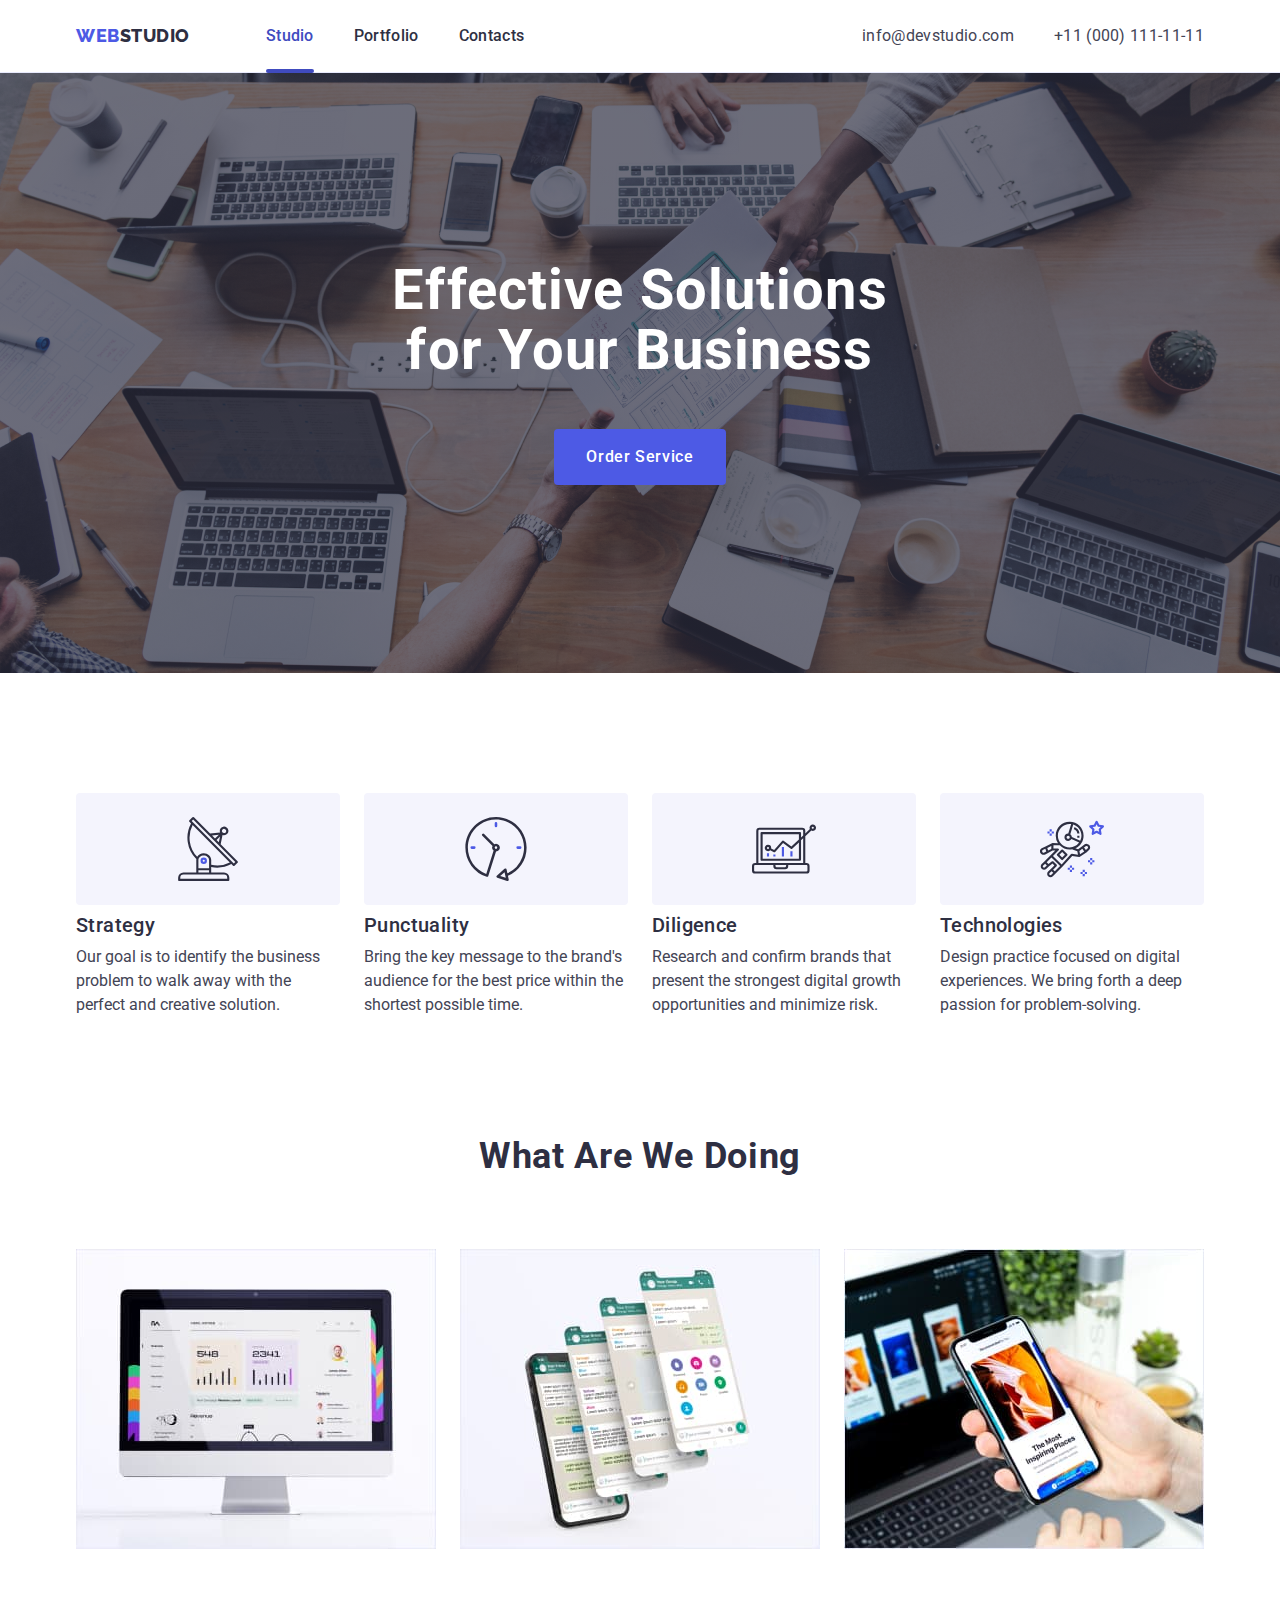
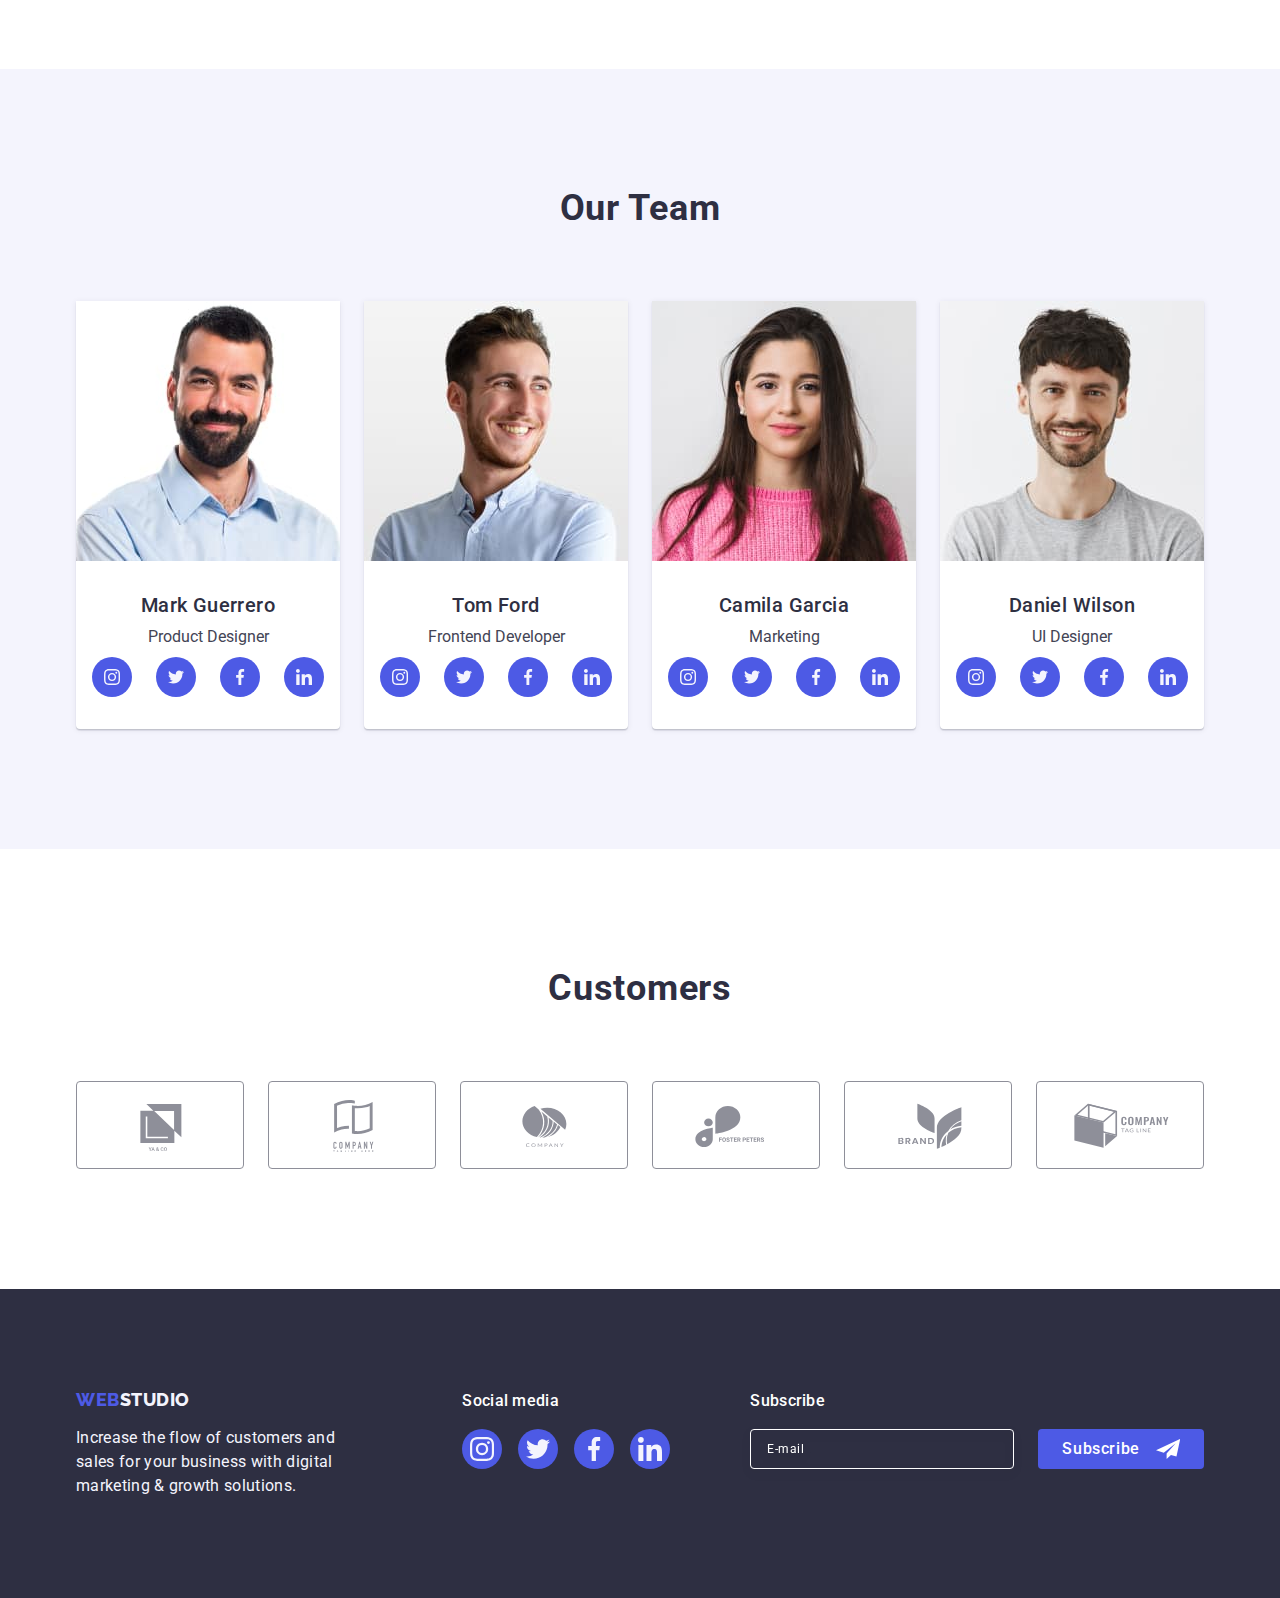
<file: index.html>
<!DOCTYPE html>
<html lang="en">

<head>
    <meta charset="UTF-8">
    <meta http-equiv="X-UA-Compatible" content="IE=edge">
    <meta name="viewport" content="width=device-width, initial-scale=1.0">
    <title>WebStudio</title>
    <style>

    </style>
    <link rel="preconnect" href="https://fonts.googleapis.com">
    <link rel="preconnect" href="https://fonts.gstatic.com" crossorigin>
    <link href="https://fonts.googleapis.com/css2?family=Raleway:wght@800&family=Roboto:wght@400;500;700;900&display=swap"
        rel="stylesheet">
    <link rel="stylesheet" href="https://cdnjs.cloudflare.com/ajax/libs/modern-normalize/1.1.0/modern-normalize.min.css">
    <link rel="stylesheet" href="https://cdnjs.cloudflare.com/ajax/libs/animate.css/4.1.1/animate.min.css" />
    <link rel="stylesheet" href="./css/style.css">
</head>

<body>
    <!-- HEADER -->
    <header class="page-header">
        <!-- Top Line -->
        <div class="container page-header-container page-header-position">
            <nav class="page-header-container">
                <a href="./index.html" class="logo link animate__animated animate__bounceIn">
                    Web<span class="logo-studio-up">Studio</span>
                </a>
                <ul class="menu-list padding-none list">
                    <li class="menu-item">
                        <a href="./index.html" class="menu-item-link menu-link menu-item-link-hover link">Studio</a>
                    </li>
                    <li class="menu-item">
                        <a href="./portfolio.html" class="menu-item-link menu-link link">Portfolio</a>
                    </li>
                    <li class="menu-item">
                        <a href="" class="menu-item-link menu-link link">Contacts</a>
                    </li>
                </ul>
            </nav>

            <address class="menu-address-list">
                <ul class="menu-list list">
                    <li class="menu-item">
                        <a href="mailto:info@devstudio.com" class="contact-mail-tel link">info@devstudio.com</a>
                    </li>
                    <li class="menu-item">
                        <a href="tel:+110001111111" class="contact-mail-tel link">+11 (000) 111-11-11</a>
                    </li>
                </ul>
            </address>
        </div>
    </header>

    <!-- MAIN -->
    <main>
        <!-- Section 1 -->
        <section class="main-hero-image">
            <div class="container">
                <h1 class="text-main-banner">
                    Effective Solutions
                    for Your Business
                </h1>
                <button type="button" class="main-btm main-btm-text link" data-modal-open>Order Service</button> 
            </div>
            </section>


        <!-- Section 2 -->
        <section class="main-description section">
            <div class="container">
                <h2 class="visually-hidden">Section1</h2>
                <ul class="list-distination list">
                    <!-- Feature 1 -->
                    <li class="list-section-menu">
                        <div class="section-menu-item">
                            <svg 
                            class="section-menu-icon"
                            aria-label="icon is antenna"
                            width="64" 
                            height="64"
                            >

                                <use href="./images/icons.svg#icon-antenna"></use>
                            </svg>
                        </div>
                        <h3 class="section-title ">Strategy</h3>
                        <p class="section-text">
                            Our goal is to identify the business
                            problem to walk away with the perfect
                            and creative solution.
                        </p>
                    </li>

                    <!-- Feature 2 -->
                    <li class="list-section-menu">
                        <div class="section-menu-item">
                            <svg class="section-menu-icon" aria-label="icon is clock" width="64" height="64">
                        
                                <use href="./images/icons.svg#icon-clock"></use>
                            </svg>
                        </div>
                        <h3 class="section-title">Punctuality</h3>
                        <p class="section-text">
                            Bring the key message to the brand's audience for
                            the best price within the shortest possible time.
                        </p>
                    </li>

                    <!-- Feature 3 -->
                    <li class="list-section-menu">
                        <div class="section-menu-item">
                            <svg class="section-menu-icon" aria-label="icon is diagram" width="64" height="64">
                        
                                <use href="./images/icons.svg#icon-diagram"></use>
                            </svg>
                        </div>
                        <h3 class="section-title">Diligence</h3>
                        <p class="section-text">
                            Research and confirm brands that present the strongest
                            digital growth opportunities and minimize risk.
                        </p>
                    </li>

                    <!-- Feature 4 -->
                    <li class="list-section-menu">
                        <div class="section-menu-item">
                            <svg class="section-menu-icon" aria-label="icon is astronaut" width="64" height="64">
                        
                                <use href="./images/icons.svg#icon-astronaut"></use>
                            </svg>
                        </div>
                        <h3 class="section-title">Technologies</h3>
                        <p class="section-text">
                            Design practice focused on digital experiences. We
                            bring forth a deep passion for problem-solving.
                        </p>
                    </li>
                </ul>
            </div>
        </section>

        <!-- Section 3 -->
        <section class="main-title-wawd">
            <div class="container">
                <h2 class="section-topic">What are we doing</h2>
                <ul class="list-distination list">
                    <li class="list-photos">
                        <img src="./images/what_are_you_doing/imac.jpg" alt="Monitor IMac" width="360" height="300">
                    </li>
                    <li class="list-photos">
                        <img src="./images/what_are_you_doing/iphone_screen.jpg" alt="Screen" width="360" height="300">
                    </li>
                    <li class="list-photos">
                        <img src="./images/what_are_you_doing/iphone.jpg" alt="IPhone 14 Pro Max" width="360" height="300">
                    </li>
                </ul>
            </div>
        </section>

        <!-- Section 4 -->
        <section class="main-team section"> 
            <div class="container">
                <h2  class="section-topic">Our Team</h2>
                <ul class="list-distination  list">
                    <!-- Team Card 1 -->
                    <li class="team-caption">
                        <img class="section-img" src="./images/our_team/mark_guerrero.jpg" alt="Photo Mark Guerrero" width="264" height="260">
                        <div class="section-description">
                            <h3 class="section-title">Mark Guerrero</h3>
                            <p class="section-text section-text-margin">Product Designer</p>
                            <ul class="social-list list">
                                <li class="social-list-item">
                                    <a href="" class="social-list-link link">
                                        <svg 
                                            class="social-lict-icon" 
                                            aria-label="icon instagram" 
                                            width="16" 
                                            height="16"
                                            >

                                            <use href="./images/icons.svg#icon-instagram"></use>
                                        </svg>
                                    </a>
                                </li>
                                <li class="social-list-item">
                                    <a href="" class="social-list-link link">
                                        <svg 
                                            class="social-lict-icon" 
                                            aria-label="icon twitter" 
                                            width="16" 
                                            height="16"
                                            >

                                            <use href="./images/icons.svg#icon-twitter"></use>
                                        </svg>
                                    </a>
                                </li>
                                <li class="social-list-item">
                                    <a href="" class="social-list-link link">
                                        <svg 
                                            class="social-lict-icon" 
                                            aria-label="icon facebook" 
                                            width="16" 
                                            height="16"
                                            >

                                            <use href="./images/icons.svg#icon-facebook"></use>
                                        </svg>
                                    </a>
                                </li>
                                <li class="social-list-item">
                                    <a href="" class="social-list-link link">
                                        <svg 
                                            class="social-lict-icon" 
                                            aria-label="icon linkedin" 
                                            width="16" 
                                            height="16"
                                            >
                                        
                                            <use href="./images/icons.svg#icon-linkedin"></use>
                                        </svg>
                                    </a>
                                </li>
                            </ul>
                        </div>
                    </li>

                    <!-- Team Card 2 -->
                    <li class="team-caption">
                        <img class="section-img" src="./images/our_team/tom_ford.jpg" alt="Photo Tom Ford" width="264" height="260">
                        <div class="section-description">
                            <h3 class="section-title">Tom Ford</h3>
                            <p class="section-text section-text-margin">Frontend Developer</p>
                            <ul class="social-list list">
                                <li class="social-list-item">
                                    <a href="" class="social-list-link link">
                                        <svg 
                                            class="social-lict-icon" 
                                            aria-label="icon instagram" 
                                            width="16" 
                                            height="16"
                                            >
                            
                                            <use href="./images/icons.svg#icon-instagram"></use>
                                        </svg>
                                    </a>
                                </li>
                                <li class="social-list-item">
                                    <a href="" class="social-list-link link">
                                        <svg 
                                            class="social-lict-icon" 
                                            aria-label="icon twitter" 
                                            width="16" 
                                            height="16"
                                            >
                            
                                            <use href="./images/icons.svg#icon-twitter"></use>
                                        </svg>
                                    </a>
                                </li>
                                <li class="social-list-item">
                                    <a href="" class="social-list-link link">
                                        <svg 
                                            class="social-lict-icon" 
                                            aria-label="icon facebook" 
                                            width="16" 
                                            height="16"
                                            >
                            
                                            <use href="./images/icons.svg#icon-facebook"></use>
                                        </svg>
                                    </a>
                                </li>
                                <li class="social-list-item">
                                    <a href="" class="social-list-link link">
                                        <svg 
                                            class="social-lict-icon" 
                                            aria-label="icon linkedin" 
                                            width="16" 
                                            height="16"
                                            >
                            
                                            <use href="./images/icons.svg#icon-linkedin"></use>
                                        </svg>
                                    </a>
                                </li>
                            </ul>
                        </div>
                    </li>

                    <!-- Team Card 3 -->
                    <li class="team-caption ">
                        <img class="section-img" src="./images/our_team/camila_garcia.jpg" alt="Photo Camila Garcia" width="264" height="260">
                        <div class="section-description">
                            <h3 class="section-title">Camila Garcia</h3>
                            <p class="section-text section-text-margin">Marketing</p>
                            <ul class="social-list list">
                                <li class="social-list-item">
                                    <a href="" class="social-list-link link">
                                        <svg 
                                            class="social-lict-icon" 
                                            aria-label="icon instagram" 
                                            width="16" 
                                            height="16"
                                            >
                            
                                            <use href="./images/icons.svg#icon-instagram"></use>
                                        </svg>
                                    </a>
                                </li>
                                <li class="social-list-item">
                                    <a href="" class="social-list-link link">
                                        <svg 
                                            class="social-lict-icon" 
                                            aria-label="icon twitter" 
                                            width="16" 
                                            height="16"
                                            >
                            
                                            <use href="./images/icons.svg#icon-twitter"></use>
                                        </svg>
                                    </a>
                                </li>
                                <li class="social-list-item">
                                    <a href="" class="social-list-link link">
                                        <svg 
                                            class="social-lict-icon" 
                                            aria-label="icon facebook" 
                                            width="16" 
                                            height="16"
                                            >
                            
                                            <use href="./images/icons.svg#icon-facebook"></use>
                                        </svg>
                                    </a>
                                </li>
                                <li class="social-list-item">
                                    <a href="" class="social-list-link link">
                                        <svg 
                                            class="social-lict-icon" 
                                            aria-label="icon linkedin" 
                                            width="16" 
                                            height="16"
                                            >
                            
                                            <use href="./images/icons.svg#icon-linkedin"></use>
                                        </svg>
                                    </a>
                                </li>
                            </ul>
                        </div>
                    </li>

                    <!-- Team Card 4 -->
                    <li class="team-caption">
                        <img class="section-img" src="./images/our_team/daniel_wilson.jpg" alt="Photo Daniel Wilson" width="264" height="260">
                        <div class="section-description">
                            <h3 class="section-title">Daniel Wilson</h3>
                            <p class="section-text section-text-margin">UI Designer</p>
                            <ul class="social-list list">
                                <li class="social-list-item">
                                    <a href="" class="social-list-link link">
                                        <svg 
                                            class="social-lict-icon" 
                                            aria-label="icon instagram" 
                                            width="16" 
                                            height="16"
                                            >
                            
                                            <use href="./images/icons.svg#icon-instagram"></use>
                                        </svg>
                                    </a>
                                </li>
                                <li class="social-list-item">
                                    <a href="" class="social-list-link link">
                                        <svg 
                                            class="social-lict-icon" 
                                            aria-label="icon twitter" 
                                            width="16" 
                                            height="16"
                                            >
                            
                                            <use href="./images/icons.svg#icon-twitter"></use>
                                        </svg>
                                    </a>
                                </li>
                                <li class="social-list-item">
                                    <a href="" class="social-list-link link">
                                        <svg 
                                            class="social-lict-icon" 
                                            aria-label="icon facebook" 
                                            width="16" 
                                            height="16"
                                            >
                            
                                            <use href="./images/icons.svg#icon-facebook"></use>
                                        </svg>
                                    </a>
                                </li>
                                <li class="social-list-item">
                                    <a href="" class="social-list-link link">
                                        <svg 
                                            class="social-lict-icon" 
                                            aria-label="icon linkedin" 
                                            width="16" 
                                            height="16"
                                            >
                            
                                            <use href="./images/icons.svg#icon-linkedin"></use>
                                        </svg>
                                    </a>
                                </li>
                            </ul>
                        </div>
                    </li>
                </ul>
            </div>
        </section>

        <!-- Section 5 -->
        <section class="main-brands section">
            <div class="container">
                <h2 class="section-topic">Customers</h2>
                <ul class="list-distination  list">
                    <li class="social-list-item-brands">
                        <a href="" class="social-list-background">
                            <svg 
                                class="social-lict-icon-brands"
                                aria-label="icon ya&go"
                                width="104"
                                height="56"
                                >

                                <use href="./images/icons.svg#icon-yago"></use>
                            </svg>
                        </a>
                    </li>
                    <li class="social-list-item-brands">
                        <a href="" class="social-list-background">
                            <svg 
                                class="social-lict-icon-brands"
                                aria-label="icon company tagline here"
                                width="104"
                                height="56"
                                >

                                <use href="./images/icons.svg#icon-company_tagline_here"></use>
                            </svg>
                        </a>
                    </li>
                    <li class="social-list-item-brands">
                        <a href="" class="social-list-background">
                            <svg 
                                class="social-lict-icon-brands" 
                                aria-label="icon company" 
                                width="104" 
                                height="56"
                                >
                            
                                <use href="./images/icons.svg#icon-company"></use>
                            </svg>
                        </a>
                    </li>
                    <li class="social-list-item-brands">
                        <a href="" class="social-list-background">
                            <svg 
                                class="social-lict-icon-brands" 
                                aria-label="icon foster-peters" 
                                width="104" 
                                height="56"
                                >
                            
                                <use href="./images/icons.svg#icon-foster-peters"></use>
                            </svg>
                        </a>
                    </li>
                    <li class="social-list-item-brands">
                        <a href="" class="social-list-background">
                            <svg 
                                class="social-lict-icon-brands" 
                                aria-label="icon brand" 
                                width="104" 
                                height="56"
                                >
                            
                                <use href="./images/icons.svg#icon-brand"></use>
                            </svg>
                        </a>
                    </li>
                    <li class="social-list-item-brands">
                        <a href="" class="social-list-background">
                            <svg 
                                class="social-lict-icon-brands"
                                aria-label="icon company tag line"
                                width="104"
                                height="56"
                                >

                                <use href="./images/icons.svg#icon-company_tag_line"></use>
                            </svg>
                        </a>
                    </li>
                </ul>
            </div> 
        </section>
    </main>


    <!-- FOOTER -->
    <footer class="page-footer">
        <div class="container  footer-block"> 
            <div class="footer-logo-description">
                <a href="./index.html" class="logo logo-link link">
                    Web<span class="logo-studio-down">Studio</span>
                </a>
                <p class="footer-description" >
                    Increase the flow of customers and sales for your business
                    with digital marketing & growth solutions.
                </p>
            </div>
            <div class="footer-icons">
                <p class="footer-description logo-link main-btm-text">Social media</p>
                <ul class="list social-list-link-footer">
                    <li class="social-list-item">
                        <a href="" class="social-list-link social-list-link-dark-bg link">
                            <svg 
                                class="social-lict-icon" 
                                aria-label="icon instagram" 
                                width="24" 
                                height="24"
                                >
                
                                <use href="./images/icons.svg#icon-instagram"></use>
                            </svg>
                        </a>
                    </li>
                    <li class="social-list-item">
                        <a href="" class="social-list-link social-list-link-dark-bg link">
                            <svg 
                                class="social-lict-icon" 
                                aria-label="icon twitter" 
                                width="24" 
                                height="24"
                                >
                
                                <use href="./images/icons.svg#icon-twitter"></use>
                            </svg>
                        </a>
                    </li>
                    <li class="social-list-item">
                        <a href="" class="social-list-link social-list-link-dark-bg link">
                            <svg
                                class="social-lict-icon" 
                                aria-label="icon facebook" 
                                width="24" 
                                height="24"
                                >
                
                                <use href="./images/icons.svg#icon-facebook"></use>
                            </svg>
                        </a>
                    </li>
                    <li class="social-list-item">
                        <a href="" class="social-list-link social-list-link-dark-bg link">
                            <svg 
                                class="social-lict-icon" 
                                aria-label="icon linkedin" 
                                width="24" 
                                height="24"
                                >
                
                                <use href="./images/icons.svg#icon-linkedin"></use>
                            </svg>
                        </a>
                    </li>
                </ul>
            </div>
        
            <div class="contant-from-subscribe-telegram-box">
                <p class="contact-form-subscribe-title">Subscribe</p>
                <form class="contact-subscribe-info">
                    <label class="contact-title-subscribe">
                        <input class="contact-from-subscribe-email" type="email" placeholder="E-mail" name="user-email">
                    </label>
                    <button type="submit" class="contact-from-subscribe-btn">
                        Subscribe
                        <svg class="contact-from-subscribe-btn-icon" width="24" height="24">
                           <use href="./images/icons.svg#icon-telegram"></use>
                        </svg>
                    </button>
                </form>
            </div>
    
        </div>
    </footer>

    <div class="backdrop is-hidden" data-modal>
        <div class="modal">
            <span></span>
            <p class="contact-title">Leave your contacts and we will call you back</p>
            <form class="contact-from">
                <!-- 1 element -->
                <div class="contact-from-field-wrapper">
                    <label for="user-name" class="contact-from-field-desc">Name</label>
                    <div class="contact-from-input-wrapper">
                        <input type="text" 
                        class="contact-form-input" 
                        id="user-name"
                        name="user-name" 
                        required
                        pattern="[a-zA-Z]+"
                        >
                        <svg 
                        class="contact-from-input-icon"
                        aria-label="icon person"
                        width="18"
                        height="24">
                            <use href="./images/icons.svg#icon-person"></use>
                        </svg>
                    </div>
                </div>
                
                <!-- 2 element -->
                <div class="contact-from-field-wrapper">
                    <label for="user-tel" class="contact-from-field-desc">Phone</label>
                    <div class="contact-from-input-wrapper">
                        <input type="tel" 
                            class="contact-form-input" 
                            id="user-tel"
                            name="user_tel" 
                            required 
                            pattern="[0-9]{3}-[0-9]{3}-[0-9]{2}-[0-9]{2}"
                            title="xxx-xxx-xx-xx"
                        >
                        <svg 
                            class="contact-from-input-icon" 
                            aria-label="icon person" 
                            width="18" 
                            height="24">
                            <use href="./images/icons.svg#icon-phone"></use>
                        </svg>
                    </div>
                </div>

                <!-- 3 element -->
                <div class="contact-from-field-wrapper">
                    <label for="user_email" class="contact-from-field-desc">Email</label>
                    <div class="contact-from-input-wrapper">
                        <input type="email" 
                            class="contact-form-input" 
                            id="user_email"
                            name="user_email" 
                            required
                        >
                        <svg class="contact-from-input-icon" 
                            aria-label="icon person" 
                            width="18" 
                            height="24">
                            <use href="./images/icons.svg#icon-email"></use>
                        </svg>
                    </div>
                </div>

                <!-- 4 element -->
                <div class="contact-from-field-wrapper">
                    <label for="user-comment" class="contact-from-field-desc">Comment</label>
                    <textarea class="contact-form-message" 
                        id="user-comment" 
                        name="user-comment" 
                        placeholder="Text input"
                    ></textarea>
                </div>

                <!-- 5 element -->
                <div class="contact-form-checkbox-wrapper">
                    <input class="contact-form-checkbox visually-hidden" 
                        type="checkbox" 
                        id="user-privacy" 
                        name="user-privacy"
                        value="true"
                        required
                    >
                    <label for="user-privacy" class="contact-from-field-checkbox-wrapper">
                        <span class="content-from-link">
                            <svg class="contact-from-own-checkbox" width="10" height="8">
                                <use class="contact-form-checkmark-icon" href="./images/icons.svg#icon-check-mark"></use>
                            </svg>
                        </span>
                        I accept the terms and conditions of the <a class="contact-form-checkmark-link">Privacy Policy</a>
                    </label>
                </div>

                <!-- 6 element -->
                <button type="submit" class="contant-from-submit">Send</button>
            </form>
            <button type="button" class="modal-close-btn" data-modal-close>
                <svg class="modal-close-icon" aria-label="icon close" width="8" height="8">
                    <use href="./images/icons.svg#icon-close-black"></use>
                </svg>
            </button>
        </div>
    </div>
<script src="./js/modal.js"></script>
</body>

</html>
</file>
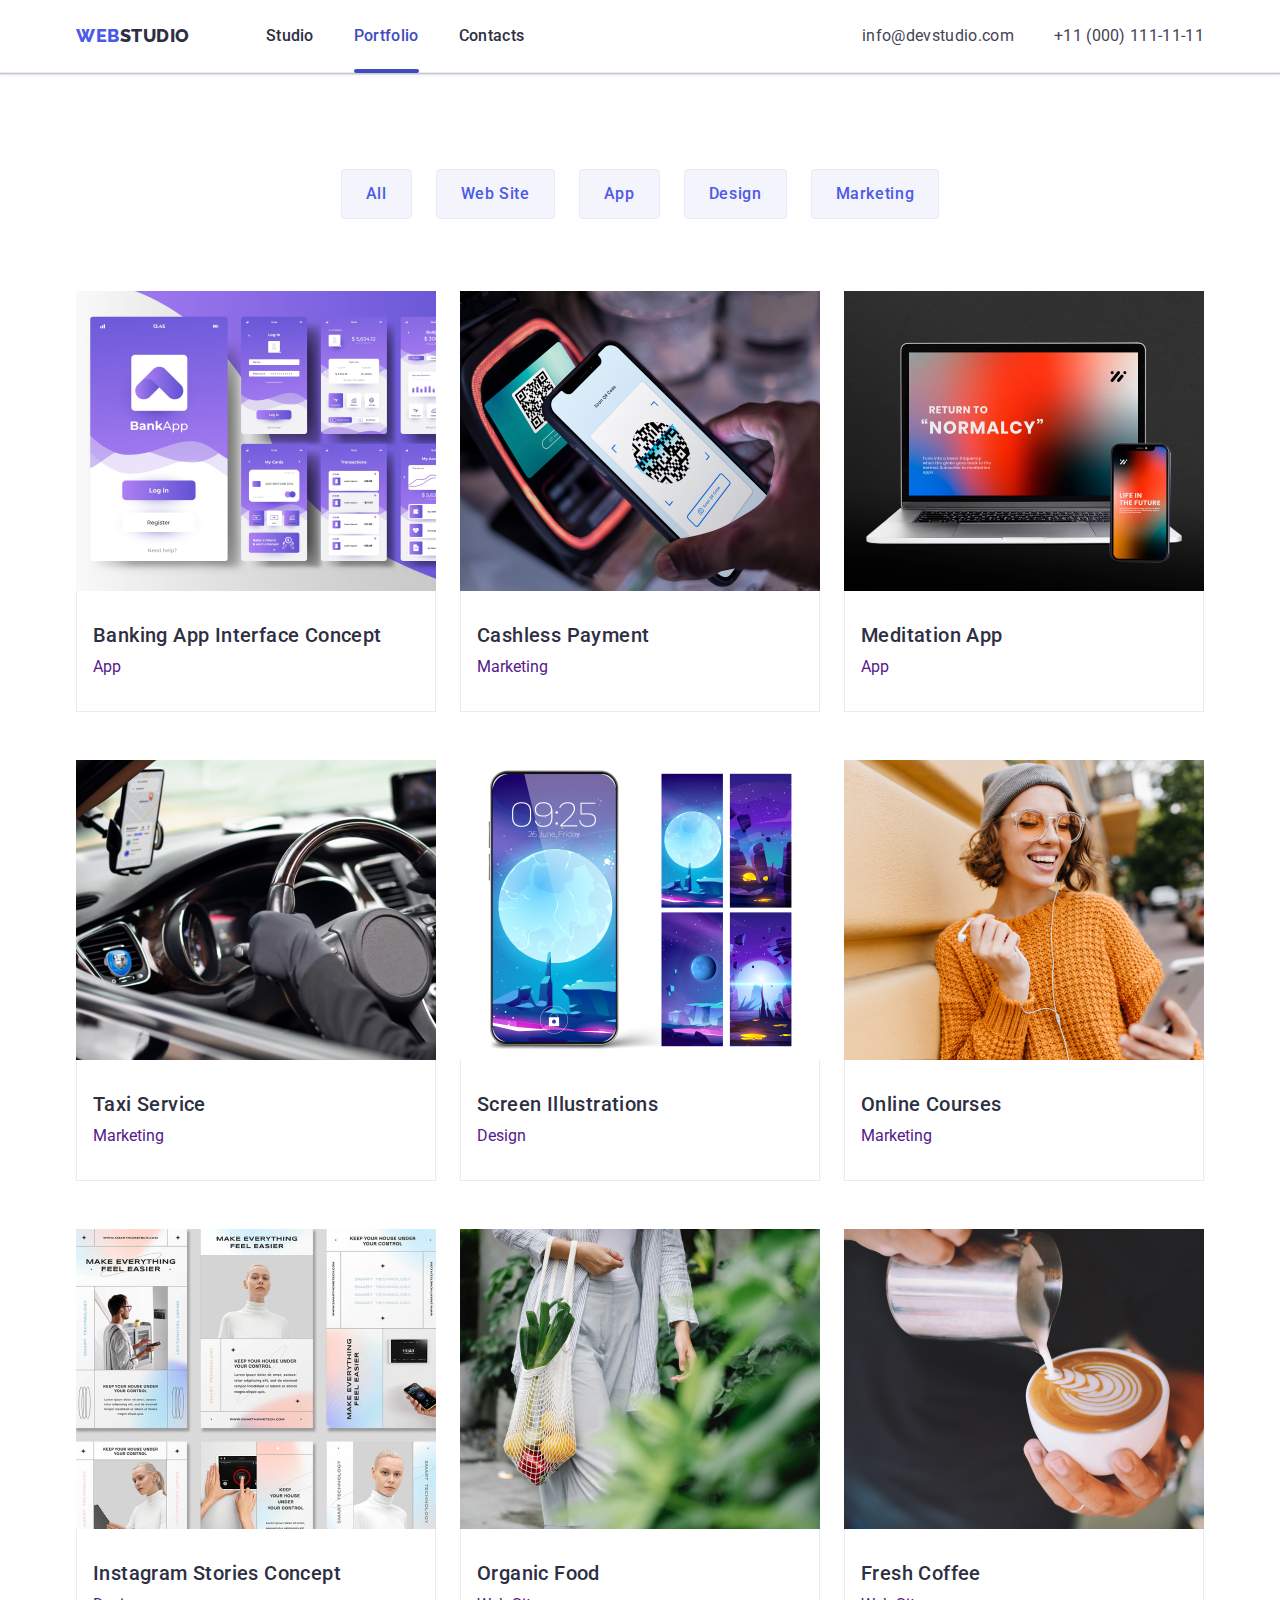
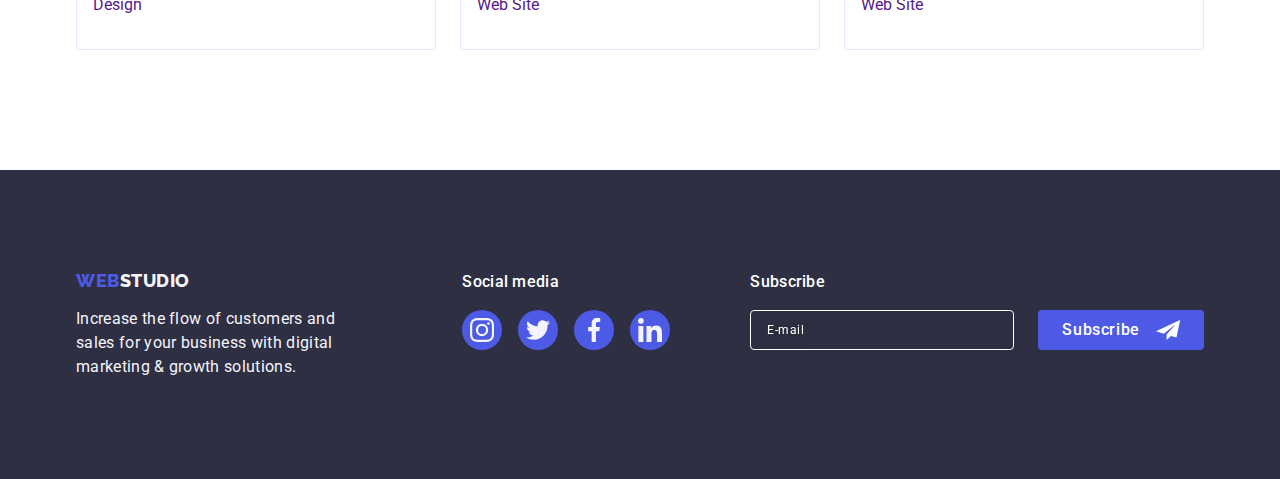
<file: portfolio.html>
<!DOCTYPE html>
<html lang="en">

<head>
    <meta charset="UTF-8">
    <meta http-equiv="X-UA-Compatible" content="IE=edge">
    <meta name="viewport" content="width=device-width, initial-scale=1.0">
    <title>Portfolio</title>
    <style>
    
    </style>
    <link rel="preconnect" href="https://fonts.googleapis.com">
    <link rel="preconnect" href="https://fonts.gstatic.com" crossorigin>
    <link href="https://fonts.googleapis.com/css2?family=Raleway:wght@800&family=Roboto:wght@400;500;700;900&display=swap"
        rel="stylesheet">
    <link rel="stylesheet" href="https://cdnjs.cloudflare.com/ajax/libs/modern-normalize/1.1.0/modern-normalize.min.css">    
    <link rel="stylesheet" href="./css/style.css">
</head>

<body>
    <!-- HEADER -->
    <header class="page-header">
        <!-- Top Line -->
        <div class="container page-header-container">
            <nav class="page-header-container">
                <a href="./index.html" class="logo link  animate__animated animate__bounceIn">
                    Web<span class="logo-studio-up">Studio</span>
                </a>
                <ul class="menu-list padding-none list">
                    <li class="menu-item">
                        <a href="./index.html" class="menu-item-link menu-link link">Studio</a>
                    </li>
                    <li class="menu-item">
                        <a href="./portfolio.html" class="menu-item-link menu-link menu-item-link-hover link">Portfolio</a>
                    </li>
                    <li class="menu-item">
                        <a href="" class="menu-item-link menu-link link">Contacts</a>
                    </li>
                </ul>
            </nav>
    
            <address class="menu-address-list">
                <ul class="menu-list list">
                    <li class="menu-item">
                        <a href="mailto:info@devstudio.com" class="contact-mail-tel link">info@devstudio.com</a>
                    </li>
                    <li class="menu-item">
                        <a href="tel:+110001111111" class="contact-mail-tel link">+11 (000) 111-11-11</a>
                    </li>
                </ul>
            </address>
        </div>
    </header>
    
    
    <!-- MAIN -->
    <main>
        <!-- Filers -->
        <section class="main-portfolio-body">
            <div class="container">
                <h1 class="visually-hidden">Filers</h1>
                <ul class="main-portfolio-button menu-content menu-list list">
                    <li class="menu-portfolio-btn">   
                        <button type="button" class="portfolio-menu">All</button>
                    </li>
                    <li class="menu-portfolio-btn">
                        <button type="button" class="portfolio-menu">Web Site</button>
                    </li>    
                    <li class="menu-portfolio-btn">
                        <button type="button" class="portfolio-menu">App</button>
                    </li>
                    <li class="menu-portfolio-btn">
                        <button type="button" class="portfolio-menu">Design</button>
                    </li>
                    <li class="menu-portfolio-btn">
                        <button type="button" class="portfolio-menu">Marketing</button>
                    </li>
                </ul>
            
                <!-- Project Card 1 -->
                <ul class="list-distination-gap menu-wrap menu-list list">
                    <li class="menu-body-content">
                        <a href="" class="gallery-list link">
                            <div class="gallery-box">
                                <img src="./images/order_servise/project_card_1/banking_app_interface_concept.jpg" alt="Banking App Interface Concept" width="360" height="300">
                                <p class="overlay">
                                    14 Stylish and User-Friendly App Design Concepts · Task Manager App · Calorie Tracker App · Exotic Fruit Ecommerce App ·
                                    Cloud Storage App
                                </p>
                            </div>
                            <div class="menu-body-content-text menu-body-content-text">
                                <h2 class="section-title">Banking App Interface Concept</h2>
                                <p class="section-description-body">App</p>
                            </div>
                        </a>
                    </li>
                    <li class="menu-body-content">
                        <a href="" class="gallery-list link">
                            <div class="gallery-box">
                                <img src="./images/order_servise/project_card_2/cashless_payment.jpg" alt="Cashless Payment" width="360"
                                    height="300">
                                <p class="overlay">
                                    14 Stylish and User-Friendly App Design Concepts · Task Manager App · Calorie Tracker App · Exotic Fruit Ecommerce App ·
                                    Cloud Storage App
                                </p>
                            </div>
                            <div class="menu-body-content-text menu-body-content-text">
                                <h2 class="section-title">Cashless Payment</h2>
                                <p class="section-description-body">Marketing</p>
                            </div>
                        </a>
                    </li>
                    <li class="menu-body-content">
                        <a href="" class="gallery-list link">
                            <div class="gallery-box">
                                <img src="./images/order_servise/project_card_3/meditation_app.jpg" alt="Meditation App" width="360"
                                    height="300">
                                <p class="overlay">
                                    14 Stylish and User-Friendly App Design Concepts · Task Manager App · Calorie Tracker App · Exotic Fruit Ecommerce App ·
                                    Cloud Storage App
                                </p>    
                            </div>
                            <div class="menu-body-content-text menu-body-content-text">
                                <h2 class="section-title">Meditation App</h2>
                                <p class="section-description-body">App</p>
                            </div>
                        </a>
                    </li>

                    <!-- Project Card 2 -->
                    <li class="menu-body-content">
                        <a href="" class="gallery-list link">
                            <div class="gallery-box">
                                <img src="./images/order_servise/project_card_1/taxi_service.jpg" alt="Taxi Service" width="360" height="300">
                                <p class="overlay">
                                    14 Stylish and User-Friendly App Design Concepts · Task Manager App · Calorie Tracker App · Exotic Fruit Ecommerce App ·
                                    Cloud Storage App
                                </p>
                            </div>
                            <div class="menu-body-content-text menu-body-content-text">
                                <h2 class="section-title">Taxi Service</h2>
                                <p class="section-description-body">Marketing</p>
                            </div>
                        </a>
                    </li>
                    <li class="menu-body-content">
                        <a href="" class="gallery-list link">
                            <div class="gallery-box">
                                <img src="./images/order_servise/project_card_2/screen_illustrations.jpg" alt="Screen Illustrations" width="360"
                                    height="300">
                                <p class="overlay">
                                    14 Stylish and User-Friendly App Design Concepts · Task Manager App · Calorie Tracker App · Exotic Fruit Ecommerce App ·
                                    Cloud Storage App
                                </p>
                            </div>
                            <div class="menu-body-content-text menu-body-content-text">
                                <h2 class="section-title">Screen Illustrations</h2>
                                <p class="section-description-body">Design</p>
                            </div>
                        </a>
                    </li>
                    <li class="menu-body-content">
                        <a href="" class="gallery-list link">
                            <div class="gallery-box">
                                <img src="./images/order_servise/project_card_3/online_courses.jpg" alt="Online Courses" width="360"
                                    height="300">
                                <p class="overlay">
                                    14 Stylish and User-Friendly App Design Concepts · Task Manager App · Calorie Tracker App · Exotic Fruit Ecommerce App ·
                                    Cloud Storage App
                                </p>
                            </div>
                            <div class="menu-body-content-text menu-body-content-text">
                                <h2 class="section-title">Online Courses</h2>
                                <p class="section-description-body">Marketing</p>
                            </div>
                        </a>
                    </li>

                    <!-- Project Card 3 -->
                    <li class="menu-body-content">
                        <a href="" class="gallery-list link">
                            <div class="gallery-box">
                                <img src="./images/order_servise/project_card_1/instagram_stories_concept.jpg" alt="Instagram Stories Concept" width="360" height="300">
                                <p class="overlay">
                                    14 Stylish and User-Friendly App Design Concepts · Task Manager App · Calorie Tracker App · Exotic Fruit Ecommerce App ·
                                    Cloud Storage App
                                </p>
                            </div>
                            <div class="menu-body-content-text menu-body-content-text">
                                <h2 class="section-title">Instagram Stories Concept</h2>
                                <p class="section-description-body">Design</p>
                            </div>
                        </a>
                    </li>
                    <li class="menu-body-content">
                        <a href="" class="gallery-list link">
                            <div class="gallery-box">
                                <img src="./images/order_servise/project_card_2/organic_food.jpg" alt="Organic Food" width="360" height="300">
                                <p class="overlay">
                                    14 Stylish and User-Friendly App Design Concepts · Task Manager App · Calorie Tracker App · Exotic Fruit Ecommerce App ·
                                    Cloud Storage App
                                </p>
                            </div>
                            <div class="menu-body-content-text menu-body-content-text">
                                <h2 class="section-title">Organic Food</h2>
                                <p class="section-description-body">Web Site</p>
                            </div>
                        </a>
                    </li>
                    <li class="menu-body-content">
                        <a href="" class="gallery-list link">
                            <div class="gallery-box">
                                <img src="./images/order_servise/project_card_3/fresh_coffee.jpg" alt="Fresh Coffee" width="360" height="300">
                                <p class="overlay">
                                    14 Stylish and User-Friendly App Design Concepts · Task Manager App · Calorie Tracker App · Exotic Fruit Ecommerce App ·
                                    Cloud Storage App
                                </p>
                            </div>
                            <div class="menu-body-content-text menu-body-content-text">
                                <h2 class="section-title">Fresh Coffee</h2>
                                <p class="section-description-body">Web Site</p>
                            </div>
                        </a>
                    </li>
                </ul>
            </div>
        </section>

    </main>
    
    <!-- FOOTER -->
    <footer class="page-footer">
        <div class="container  footer-block">
            <div class="footer-logo-description">
                <a href="./index.html" class="logo logo-link link">
                    Web<span class="logo-studio-down">Studio</span>
                </a>
                <p class="footer-description">
                    Increase the flow of customers and sales for your business
                    with digital marketing & growth solutions.
                </p>
            </div>
            <div class="footer-icons footer-description">
                <p class="logo-link main-btm-text">Social media</p>
                <ul class="social-list list social-list-link-footer">
                    <li class="social-list-item">
                        <a href="" class="social-list-link social-list-link-dark-bg link">
                            <svg class="social-lict-icon" aria-label="icon instagram" width="24" height="24">
        
                                <use href="./images/icons.svg#icon-instagram"></use>
                            </svg>
                        </a>
                    </li>
                    <li class="social-list-item ">
                        <a href="" class="social-list-link social-list-link-dark-bg  link">
                            <svg class="social-lict-icon" aria-label="icon twitter" width="24" height="24">
        
                                <use href="./images/icons.svg#icon-twitter"></use>
                            </svg>
                        </a>
                    </li>
                    <li class="social-list-item">
                        <a href="" class="social-list-link social-list-link-dark-bg link">
                            <svg class="social-lict-icon" aria-label="icon facebook" width="24" height="24">
        
                                <use href="./images/icons.svg#icon-facebook"></use>
                            </svg>
                        </a>
                    </li>
                    <li class="social-list-item">
                        <a href="" class="social-list-link social-list-link-dark-bg link">
                            <svg class="social-lict-icon" aria-label="icon linkedin" width="24" height="24">
        
                                <use href="./images/icons.svg#icon-linkedin"></use>
                            </svg>
                        </a>
                    </li>
                </ul>
            </div>

            <div class="contant-from-subscribe-telegram-box">
                <p class="contact-form-subscribe-title">Subscribe</p>
                <form class="contact-subscribe-info">
                    <label class="contact-title">
                        <input class="contact-from-subscribe-email" type="email" placeholder="E-mail" name="user-email">
                    </label>
                    <button type="submit" class="contact-from-subscribe-btn">
                        Subscribe
                        <svg class="contact-from-subscribe-btn-icon" width="24" height="24">
                            <use href="./images/icons.svg#icon-telegram"></use>
                        </svg>
                    </button>
                </form>
            </div>

        </div>
    </footer>
</body>
</html>
</file>
<file: css/style.css>
:root {
    --acsent-color: #404bbf;
    --text-color: #434455;
    --second-text-color: #2E2F42;
    --main-font-family: 'Roboto', sans-serif;
    --second-font-family: 'Raleway', sans-serif;
    --line-height-family: 1.5;
    --transition-duration-and-funk: 250ms cubic-bezier(0.4, 0, 0.2, 1); 
}

.list {
    list-style: none;
}

.link {
    text-decoration: none;
}

h1,
h2,
h3,
h4,
p {
    margin-top: 0;
    margin-bottom: 0;
}

ul,
ol {
    margin-top: 0;
    margin-bottom: 0;
    padding-left: 0;
} 

img {
    display: block;
}

body {
    font-family: var(--main-font-family);
    color: var(--text-color);
    line-height: var(--line-height-family);
    background-color: #FFFFFF;
}

.container {
    width: 1158px;
    margin-left: auto;
    margin-right: auto;
    padding-left: 15px;
    padding-right: 15px;
}

.section {
    padding-top: 120px;
    padding-bottom: 120px;
}

/*======== COMPONENTS ========*/
span {
    color: var(--text-color);
}

button {
    cursor: pointer;
    line-height: var(--line-height-family);
    transition: background-color var(--transition-duration-and-funk);
}

button:hover,
button:focus {
    background-color: var(--acsent-color);
}

.visually-hidden {
    position: absolute;
    width: 1px;
    height: 1px;
    margin: -1px;
    border: 0;
    padding: 0;

    white-space: nowrap;
    clip-path: inset(100%);
    clip: rect(0 0 0 0);
    overflow: hidden;
}

/*======== /COMPONENTS ========*/


/* ======== index.html ========= */
/*======== HEADER ========*/
.page-header {
    border-bottom: 1px solid #e7e9fc;
    box-shadow: 0px 2px 1px rgba(46, 47, 66, 0.08), 
        0px 1px 1px rgba(46, 47, 66, 0.16), 
        0px 1px 6px rgba(46, 47, 66, 0.08);
}

.page-header-container{
    display: flex;
    align-items: center;
}

.logo {
    color: #4D5AE5;
    font-family: var(--second-font-family);
    font-weight: 800;
    font-size: 18px;
    line-height: 1.17;
    letter-spacing: 0.03em;
    text-transform: uppercase;
    margin-right: 76px;
}

.logo-studio-up {
    color: var(--second-text-color);
}

.logo-studio-down {
    color: #f4f4fd;
    margin-bottom: 18px;
}

.menu-list {
    display: flex;
    align-items: center;
    color: var(--text-color);
    font-style: normal;
    gap: 40px;
    padding: 24px 0;
}

.menu-link {
    color: var(--second-text-color);
    font-weight: 500;
    font-size: 16px;
    letter-spacing: 0.02em;
    transition: color var(--transition-duration-and-funk);
}

.menu-link:hover,
.menu-link:focus {
    color: var(--acsent-color);  
}

.menu-item {
    color: var(--text-color);
}

.menu-address-list {
    margin-left: auto;
}

.contact-mail-tel {
    color: var(--text-color);
    font-weight: 400;
    font-size: 16px;
    letter-spacing: 0.02em;
    transition: color var(--transition-duration-and-funk);
}

.contact-mail-tel:hover,
.contact-mail-tel:focus {
    color: var(--acsent-color);
}
/*======== /HEADER ========*/

/* ------ main ------ */ 

.main-hero-image {
    max-width: 1440px;
    height: 600px;
    margin: 0 auto;
    background-color: var(--second-text-color);
    background-image: linear-gradient(rgba(46, 47, 66, 0.7), rgba(46, 47, 66, 0.7)),
     url(../images/img-people-office.jpg);
    background-repeat: no-repeat;
    background-position: center;
    background-size: cover;
    padding: 188px 0;
    text-align: center;
}

.text-main-banner {
    font-weight: 700;
    font-size: 56px;
    line-height: 1.07;
    letter-spacing: 0.02em;
    color: #FFFFFF;
    max-width: 496px;
    margin-left: auto;
    margin-right: auto;
    margin-bottom: 48px;
}

.main-btm {    
    min-width: 169px;
    height: 56px;
    padding: 16px 32px;
    font-size: 16px;
    line-height: 1.5;
    letter-spacing: 0.04em;
    background: #4D5AE5;
    border-radius: 4px;
    display: block;
    margin-left: auto;
    margin-right: auto;
    border: none;
}

.list-distination {
    display: flex;
    gap: 24px;
}

.list-distination-gap {
    row-gap: 48px;
    column-gap: 24px;
}

.list-section-menu{
    flex-basis: calc((100% - 72px) / 4);
}

.section-title {
    color: var(--second-text-color);
    font-weight: 500;
    font-size: 20px;
    line-height: 1.2;
    letter-spacing: 0.02em;
    margin-bottom: 8px;
}

.section-description {
    text-align: center;
    padding: 32px 16px;
}

.section-text {
    font-size: 16px;
    font-weight: 400;
}

.section-text-margin {
    margin-bottom: 8px;
}

.social-list {
    display: flex;
    justify-content: center;
    gap: 24px;
}

.social-list-link {
    display: flex;
    justify-content: center;
    align-items: center;
    width: 40px;
    height: 40px;
    border-radius: 50%;
    background-color: #4D5AE5;
    fill: #f4f4fd;
    transition: background-color var(--transition-duration-and-funk);
}

.social-list-link:hover,
.social-list-link:focus {
    background-color: var(--acsent-color);
}

.social-list-link-dark-bg{
    transition: background-color var(--transition-duration-and-funk);
}

.social-list-link-dark-bg:hover,
.social-list-link-dark-bg:focus {
    background-color: #31D0AA;
}

.main-title-wawd {
    background-color: #FFFFFF;
    padding-bottom: 120px;
}

.main-team {
    background-color: #F4F4FD;
}

.container-padding {
    padding: 32px 16px;
}

.section-topic {
    color: var(--second-text-color);
    font-weight: 700;
    font-size: 36px;
    line-height: 1.11;
    letter-spacing: 0.02em;
    text-transform: capitalize;
    text-align: center;
    margin-bottom: 72px;
}

.team-caption {
    border-radius: 0px 0px 4px 4px;
    background-color: #FFFFFF;
    flex-basis: calc((100% - 72px) / 4);
    box-shadow: 0px 1px 6px rgba(46, 47, 66, 0.08),
        0px 1px 1px rgba(46, 47, 66, 0.16),
        0px 2px 1px rgba(46, 47, 66, 0.08);
}

.social-list-background {
    display: flex;
    justify-content: center;
    align-items: center;
    width: 100%;
    height: 100%;
    color: #8e8f99;
    border: 1px solid #8e8f99;
    border-radius: 4px;
    transition: color var(--transition-duration-and-funk),
        border-color var(--transition-duration-and-funk);
}

.social-list-background:hover,
.social-list-background:focus {
    color: var(--acsent-color);
    border: 1px solid var(--acsent-color);
}

.social-list-item-brands{
    width: calc((100% - 120px) / 6);
    height: 88px;
}

.social-lict-icon-brands {
    fill: currentColor;
}
/* ------ /main ------ */

/*======== FOOTER ========*/
.footer-icons {
    margin-right: 80px;
}

.footer-description {
    font-weight: 400;
    font-size: 16px;
    letter-spacing: 0.02em;
    color: #F4F4FD;
    /* width: 264px; */
}

.main-btm-text {
    color: #FFFFFF;
    font-weight: 500;
}

.page-footer {
    background-color: var(--second-text-color);
    padding: 100px 0;
}

.logo-link {
    display: inline-block;
    margin-bottom: 16px;
}

.social-list-link-footer {
    display: flex;
    gap: 16px;
    justify-content: left;

}

.footer-block {
    display: flex;
    align-items: baseline;
}

.footer-logo-description{
    margin-right: 120px;
}

.section-menu-item {
    display: flex;
    align-items: center;
    justify-content: center;
    height: 112px;

    background-color: #F4F4FD;
    border-radius: 4px; 
    margin-bottom: 8px;

}

.section-menu-icon {
    margin: 24px 100px;
}

.contact-form-subscribe-title {
    font-weight: 500;
    font-size: 16px;
    line-height: 24px;
    letter-spacing: 0.02em;
    color: #FFFFFF;
}

.contact-subscribe-info {
    display: flex;
    gap: 24px;
}

.contact-from-subscribe-email {
    width: 264px;
    height: 40px;
    border: 1px solid #ffffff;
    background-color: transparent;
    font-weight: 400;
    font-size: 12px;
    line-height: 24px;
    letter-spacing: 0.04em;
    line-height: 1.5;
    padding-left: 16px;
    filter: drop-shadow(0px 4px 4px rgba(0, 0, 0, 0.15));
    border-radius: 4px;
    color: #FFFFFF;
}

.contact-from-subscribe-email::placeholder {
    color: #ffffff;
}

/*======== /FOOTER ========*/
/* ======== /index.html ======== */


/* ======== portfolio.html ======== */
/* ------ main ------ */

.portfolio-menu {
    font-weight: 500;
    font-size: 16px;
    padding: 12px 24px;
    letter-spacing: 0.04em;
    color: #4D5AE5;
    background: #F4F4FD;
    border: 1px solid #E7E9FC;
    border-radius: 4px;
    transition: color var(--transition-duration-and-funk),
        background-color var(--transition-duration-and-funk),
        border-color var(--transition-duration-and-funk),
        box-shadow var(--transition-duration-and-funk);
}

.portfolio-menu:hover,
.portfolio-menu:focus {
    background-color: var(--acsent-color);
    color: #FFFFFF;
    border: 1px solid transparent;
    box-shadow: 0px 3px 1px rgba(0, 0, 0, 0.1),
        0px 2px 1px rgba(0, 0, 0, 0.08),
        0px 2px 2px rgba(0, 0, 0, 0.12);
}

.menu-content {
    justify-content: center;
    padding :0;
    margin-bottom: 72px;
    gap: 24px;
}

.menu-wrap {
    flex-wrap: wrap;
    padding: 0;
}

.menu-item-link {
    padding: 24px 0;
}


.menu-item-link-hover {
    position: relative;
    color: var(--acsent-color);
    display: block;
    transition: color var(--transition-duration-and-funk);
}

.menu-item-link-hover::after { 
    content: "";
    position: absolute;
    left: 0;
    bottom: -1px;
    height: 4px;
    width: 100%;
    background: var(--acsent-color);
    border-radius: 2px;
} 

.main-portfolio-body {
    padding: 96px 0 120px;
}

.menu-body-content-text {
    padding: 32px 16px;
    border: 1px solid #e7e9fc;
    border-top: none;
}

.padding-none {
    padding: 0;
}

.gallery-list {
    display: block;
    transition: box-shadow var(--transition-duration-and-funk);
}

.gallery-list:hover,
.gallery-list:focus {
    box-shadow: 0px 1px 6px rgba(46, 47, 66, 0.08), 
        0px 1px 1px rgba(46, 47, 66, 0.16), 
        0px 2px 1px rgba(46, 47, 66, 0.08);
}

.gallery-box {
    position: relative;
    overflow: hidden;
}

.overlay {
    position: absolute;
    left: 0;
    top: 0;
    width: 100%;
    height: 100%;
    color: #F4F4FD;
    background-color: #4D5AE5;;
    font-weight: 400;
    font-size: 16px;
    line-height: 24px;
    letter-spacing: 0.02em;
    padding: 40px 32px;
    overflow: auto;
    transform: translate(0px, 100%);
    transition: transform var(--transition-duration-and-funk);
}

.gallery-list:hover .overlay,
.gallery-list:focus .overlay {
    transform: translate(0px, 0%);
}
/* ------ /main ------ */
/* ======== /portfolio.html ======== */


/* ======== backdrop ======== */
.backdrop {
    position: fixed;
    top: 0;
    left: 0;
    width: 100%;
    height: 100%;
    background: rgba(46, 47, 66, 0.4);
    transition: opacity var(--transition-duration-and-funk),
        visibility var(--transition-duration-and-funk);
}

.modal {
    position: absolute;
    left: 50%;
    top: 50%;
    transform: translate(-50%, -50%);
    width: 408px;
    min-height: 584px;
    padding: 72px 24px 24px 24px;
    background: #FCFCFC;
    box-shadow: 0px 1px 1px rgba(0, 0, 0, 0.14), 
        0px 1px 3px rgba(0, 0, 0, 0.12), 
        0px 2px 1px rgba(0, 0, 0, 0.2);
    border-radius: 4px;
    transition: transform var(--transition-duration-and-funk);
}

.modal-close-btn {
    position: absolute;
    top: 24px;
    right: 24px;
    display: flex;
    justify-content: center;
    align-items: center;
    width: 24px;
    height: 24px;
    padding: 0;
    background: #E7E9FC;
    border: 1px solid rgba(0, 0, 0, 0.1);
    border-radius: 50%;
    transition: background-color var(--transition-duration-and-funk), 
    border var(--transition-duration-and-funk),
    fill var(--transition-duration-and-funk);
}

.modal-close-btn:hover,
.modal-close-btn:focus {
    border: none;
    fill: #ffffff;
}

.modal-close-icon {
    transition: fill var(--transition-duration-and-funk);
}

.contact-form-subscribe-title {
    display: block;
    font-weight: 500;
    font-size: 16px;
    line-height: 24px;
    letter-spacing: 0.02em;
    color: #FFFFFF;
    margin-bottom: 16px;
}

.contact-from-subscribe-email {
    border: 1px solid #FFFFFF;
    border-radius: 4px;
    background-color: transparent;
}

.contact-from-subscribe-btn {
    display: flex;
    justify-content: center;
    align-items: center;
    min-width: 165px;
    height: 40px;
    padding: 8px 24px;
    background-color: #4D5AE5;
    border-radius: 4px;
    border: none;
    font-weight: 500;
    font-size: 16px;
    line-height: 24px;
    letter-spacing: 0.04em;
    color: #FFFFFF;
    
}

.contact-from-subscribe-btn-icon {
    fill: #ffffff;
    margin-left: 16px;
}

.is-hidden {
    opacity: 0;
    visibility: hidden;
    pointer-events: none;
}

.contact-title{
    display: flex;
    justify-content: center;
    margin-bottom: 16px;
    font-weight: 500;
    font-size: 16px;
    text-align: center;
    line-height: 24px;
    letter-spacing: 0.02em;
    color: #2E2F42;
}

.contact-from-field-wrapper {
    margin-bottom: 8px;
}

.contact-from-field-wrapper:nth-child(4) {
    margin-bottom: 16px;
}

.contact-from-field-wrapper,
.contact-form-checkbox-wrapper {
    display: block;
}

.contact-form-input {
    width: 100%;
    height: 40px;
    border: 1px solid rgba(46, 47, 66, 0.4);
    border-radius: 4px;
    padding-left: 38px;
    background-color: transparent;
    outline: transparent;
    transition: border-color var(--transition-duration-and-funk);
}

.contact-form-input:focus + .contact-from-input-icon {
    fill: #4D5AE5;
}

.contact-from-field-desc {
    display: block;
    font-weight: 400;
    font-size: 12px;
    line-height: 14px;
    line-height: 1.17;
    letter-spacing: 0.04em;
    color: #8E8F99;
    margin-bottom: 4px;
}

.contact-from-input-wrapper {
    position: relative;
    display: block;
}

.contact-form-checkbox-wrapper {
    display: flex;
    align-items: center;
    margin-bottom: 24px;
    line-height: 1.17;
    cursor: pointer;
}

.contact-from-field-checkbox-wrapper {
    font-weight: 400;
    font-size: 12px;
    line-height: 1.17;
    letter-spacing: 0.04em;
    color: #8E8F99;
    cursor: pointer;
}

.contact-from-input-icon {
    position: absolute;
    top: 50%;
    left: 16px;
    transform: translateY(-50%);
    transition: fill var(--transition-duration-and-funk);
}

.contact-form-message {
    width: 100%;
    height: 120px;
    font-size: 12px;
    line-height: 1.17;
    letter-spacing: 0.04em;
    color: rgba(46, 47, 66, 0.4);
    border: 1px solid rgba(46, 47, 66, 0.2);
    border-radius: 4px;
    background-color: transparent;
    resize: none;
    padding: 8px 16px;
    outline: transparent;
    transition: border-color var(--transition-duration-and-funk);
}

.contact-form-input:focus,
.contact-form-message:focus {
    outline: none;
    border-color: #4D5AE5;
    border: 1px solid #4D5AE5;
    border-radius: 4px;
}

.contact-form-checkbox {
    appearance: none;
    position: absolute;
}

.contact-form-checkbox:checked + .contact-from-field-checkbox-wrapper .content-from-link  {
    background-color: var(--acsent-color);
    border-radius: 2px;
    border: none;
    fill: #FFFFFF;
    }

.contact-form-checkbox:checked+.contact-from-field-checkbox-wrapper .content-from-link .contact-form-checkmark-icon {
    opacity: 1;
}

.contact-from-own-checkbox {
    cursor: pointer;
}

.content-from-link {
    border: 1px solid rgba(46, 47, 66, 0.4);
    border-radius: 2px;
    padding: 4px 3px;
}

.contact-form-checkmark-icon {
    opacity: 0;
}

.contact-form-checkbox:focus+.contact-from-own-checkbox {
    outline: auto;
}

.contact-form-checkmark-link{
    color:#4d5ae5;
    text-decoration-line: underline;
}

.content-from-link {
    display: inline-flex;
    align-items: center;
    justify-content: center;
    width: 16px;
    height: 16px;
    border: 1px solid rgba(46, 47, 66, 0.4);
    border-radius: 2px;
    color: #4D5AE5;
    fill: transparent;
    transition: background-color 250ms cubic-bezier(0.4, 0, 0.2, 1), 
        border 250ms cubic-bezier(0.4, 0, 0.2, 1), 
        fill 250ms cubic-bezier(0.4, 0, 0.2, 1);
    
}

.contant-from-submit {
    display: block;
    margin-left: auto;
    margin-right: auto;
    min-width: 169px;
    height: 56px;
    font-weight: 500;
    font-size: 16px;
    line-height: 24px;
    letter-spacing: 0.04em;
    color: #ffffff;
    background: #4D5AE5;
    box-shadow: 0px 4px 4px rgba(0, 0, 0, 0.15);
    border-radius: 4px;
    border: none;
    padding: 16px 64px;

}
/* ======== /backdrop ======== */
</file>
